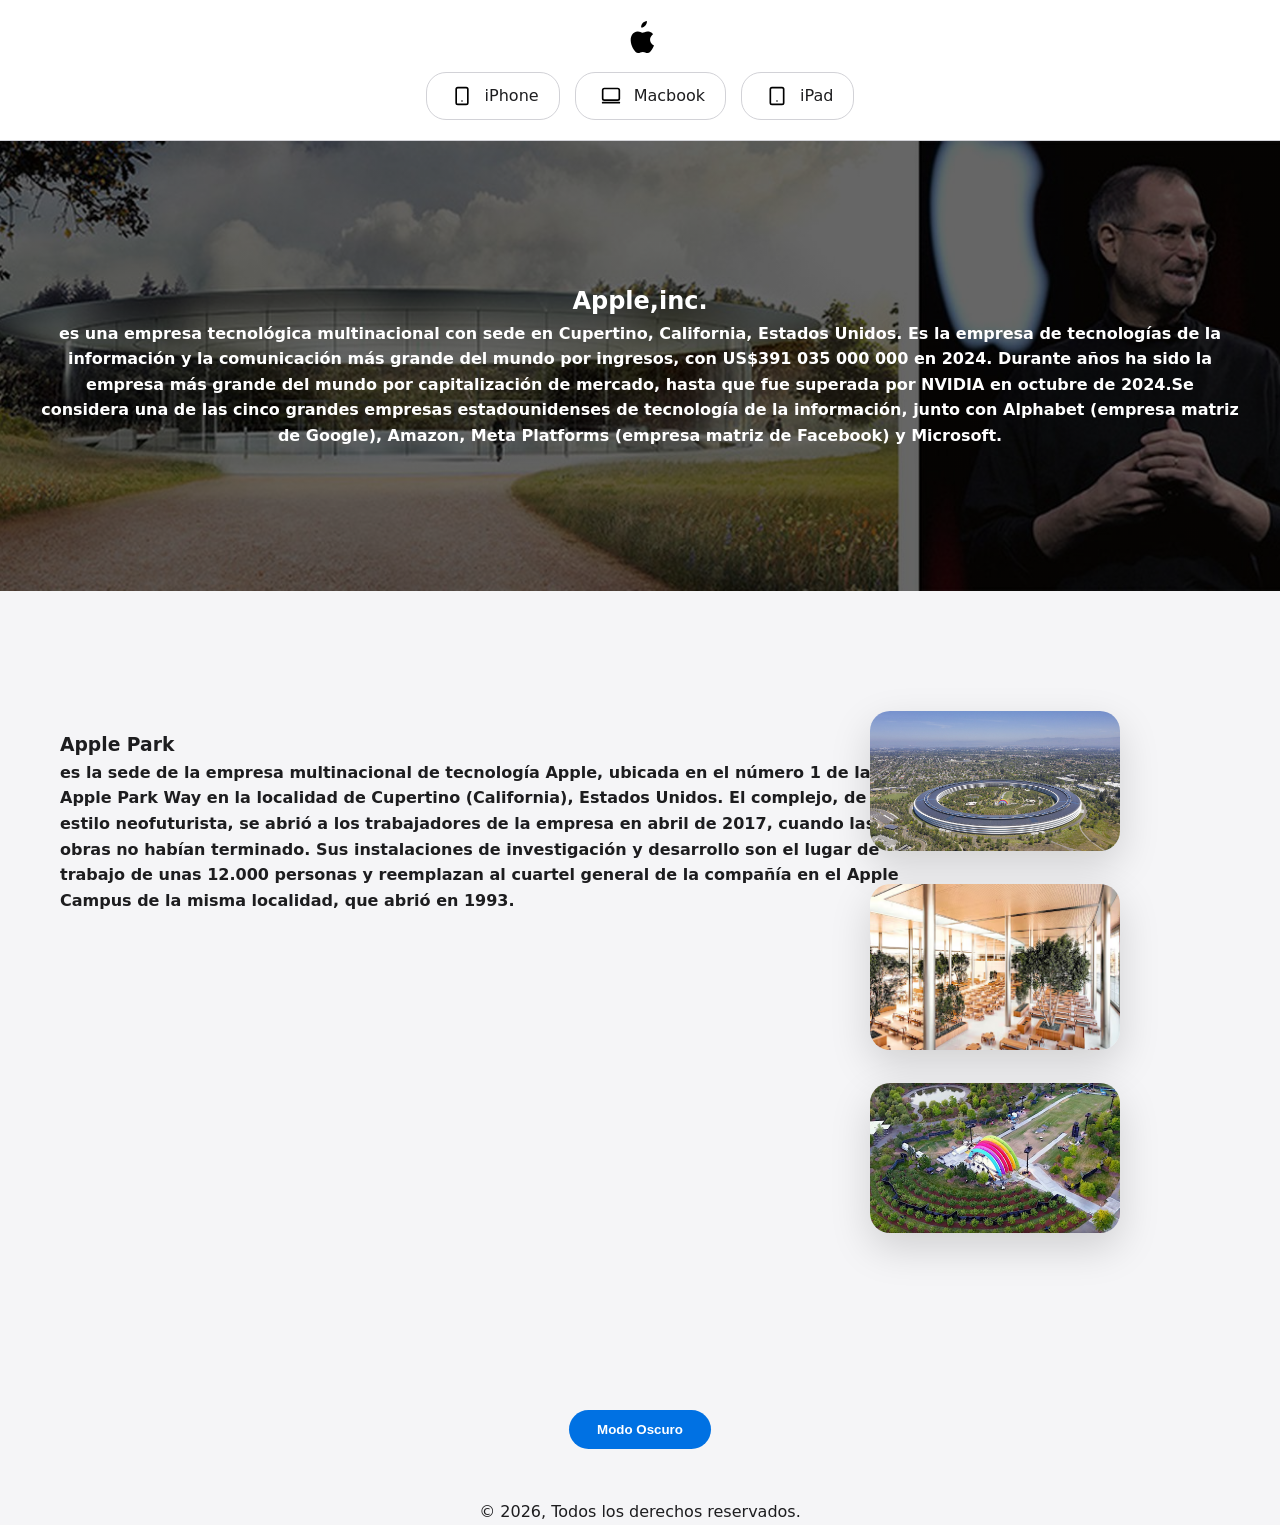
<file: index.html>
<!DOCTYPE html>
<html lang="en">
  <head>
    <meta charset="UTF-8" />
    <meta name="viewport" content="width=device-width, initial-scale=1.0" />
    <link rel="stylesheet" href="style.css" />

    <title>Apple inc</title>
  </head>
  <body>
    <header>
      <div class="menu">
        <svg viewBox="0 0 256 315" xmlns="http://w3.org" class="logo-apple">
          <path
            d="M213.803 167.03c.442 37.547 32.53 50.071 33.024 50.298-.286.911-5.164 17.686-16.938 34.834-10.183 14.811-20.735 29.539-37.386 29.843-16.371.304-21.628-9.61-40.331-9.61-18.697 0-24.53 9.306-40.026 9.918-15.772.614-27.712-16.034-37.954-30.82-20.94-30.223-36.93-85.342-15.426-122.56 10.669-18.473 29.67-30.17 50.154-30.473 15.772-.304 30.65 10.553 40.33 10.553 9.684 0 27.56-13.064 46.547-11.144 7.943.33 30.29 3.197 44.646 24.186-.118.069-26.634 15.533-26.634 47.784zM174.153 46.611c8.536-10.334 14.282-24.7 12.714-39.027-12.316.505-27.2 8.196-36.035 18.529-7.91 9.176-14.811 23.864-12.936 37.954 13.754 1.063 27.727-7.117 36.257-17.456z"
            fill="currentColor"
          />
        </svg>

        <div class="nav">
          <!-- Botón iPhone -->
          <a href="iphone.html">
            <svg
              width="20"
              height="20"
              viewBox="0 0 24 24"
              fill="none"
              stroke="currentColor"
              stroke-width="2"
              stroke-linecap="round"
              stroke-linejoin="round"
            >
              <rect x="5" y="2" width="14" height="20" rx="2" ry="2"></rect>
              <line x1="12" y1="18" x2="12.01" y2="18"></line>
            </svg>
            <span>iPhone</span>
          </a>

          <!-- Botón Macbook -->
          <a href="macbook.html">
            <svg
              width="20"
              height="20"
              viewBox="0 0 24 24"
              fill="none"
              stroke="currentColor"
              stroke-width="2"
              stroke-linecap="round"
              stroke-linejoin="round"
            >
              <rect x="2" y="3" width="20" height="14" rx="2" ry="2"></rect>
              <line x1="2" y1="20" x2="22" y2="20"></line>
            </svg>
            <span>Macbook</span>
          </a>

          <!-- Botón iPad -->
          <a href="ipad.html">
            <svg
              width="20"
              height="20"
              viewBox="0 0 24 24"
              fill="none"
              stroke="currentColor"
              stroke-width="2"
              stroke-linecap="round"
              stroke-linejoin="round"
            >
              <rect x="4" y="2" width="16" height="20" rx="2" ry="2"></rect>
              <line x1="12" y1="18" x2="12.01" y2="18"></line>
            </svg>
            <span>iPad</span>
          </a>
        </div>
      </div>

      <div class="container">
        <h2>Apple,inc.</h2>
        <p>
          <b
            >es una empresa tecnológica multinacional con sede en Cupertino,
            California, Estados Unidos. Es la empresa de tecnologías de la
            información y la comunicación más grande del mundo por ingresos, con
            US$391 035 000 000 en 2024. Durante años ha sido la empresa más
            grande del mundo por capitalización de mercado, hasta que fue
            superada por NVIDIA en octubre de 2024.Se considera una de las cinco
            grandes empresas estadounidenses de tecnología de la información,
            junto con Alphabet (empresa matriz de Google), Amazon, Meta
            Platforms (empresa matriz de Facebook) y Microsoft.</b
          >
        </p>
      </div>
    </header>
    <section class="first_section">
      <aside>
        <section>
          <div>
            <h3>Apple Park</h3>
            <p>
              <b>
                es la sede de la empresa multinacional de tecnología Apple,
                ubicada en el número 1 de la Apple Park Way en la localidad de
                Cupertino (California), Estados Unidos. El complejo, de estilo
                neofuturista, se abrió a los trabajadores de la empresa en abril
                de 2017, cuando las obras no habían terminado. Sus instalaciones
                de investigación y desarrollo son el lugar de trabajo de unas
                12.000 personas y reemplazan al cuartel general de la compañía
                en el Apple Campus de la misma localidad, que abrió en 1993.
              </b>
            </p>
          </div>
          <section>
            <iframe
              src="https://www.google.com/maps/embed?pb=!1m18!1m12!1m3!1d3172.3321794215667!2d-122.01154692413701!3d37.33464377209957!2m3!1f0!2f0!3f0!3m2!1i1024!2i768!4f13.1!3m3!1m2!1s0x808fb596e9e188fd%3A0x3b0d8391510688f0!2sApple%20Park!5e0!3m2!1ses-419!2sco!4v1775734766727!5m2!1ses-419!2sco"
              width="450px"
              height="300px"
              style="border: 50px"
              allowfullscreen=""
              loading="lazy"
              referrerpolicy="no-referrer-when-downgrade"
            >
            </iframe>
          </section>
        </section>
      </aside>
      <main>
        <section class="gallery-container">
          <div class="image-box">
            <img src="/images/image.png" alt="Apple Park vista aérea" />
          </div>
          <div class="image-box">
            <img src="/images/inside.png" alt="Interior Apple Park" />
          </div>
          <div class="image-box">
            <img src="/images/park.png" alt="Zonas verdes Apple Park" />
          </div>
        </section>
      </main>
    </section>
    <main style="padding: 50px; text-align: center">
      <button id="dark-mode-toggle" class="btn-toggle">Modo Oscuro</button>
    </main>
    <footer>&copy 2026, Todos los derechos reservados.</footer>
  </body>
  <script src="script.js"></script>
</html>
</file>
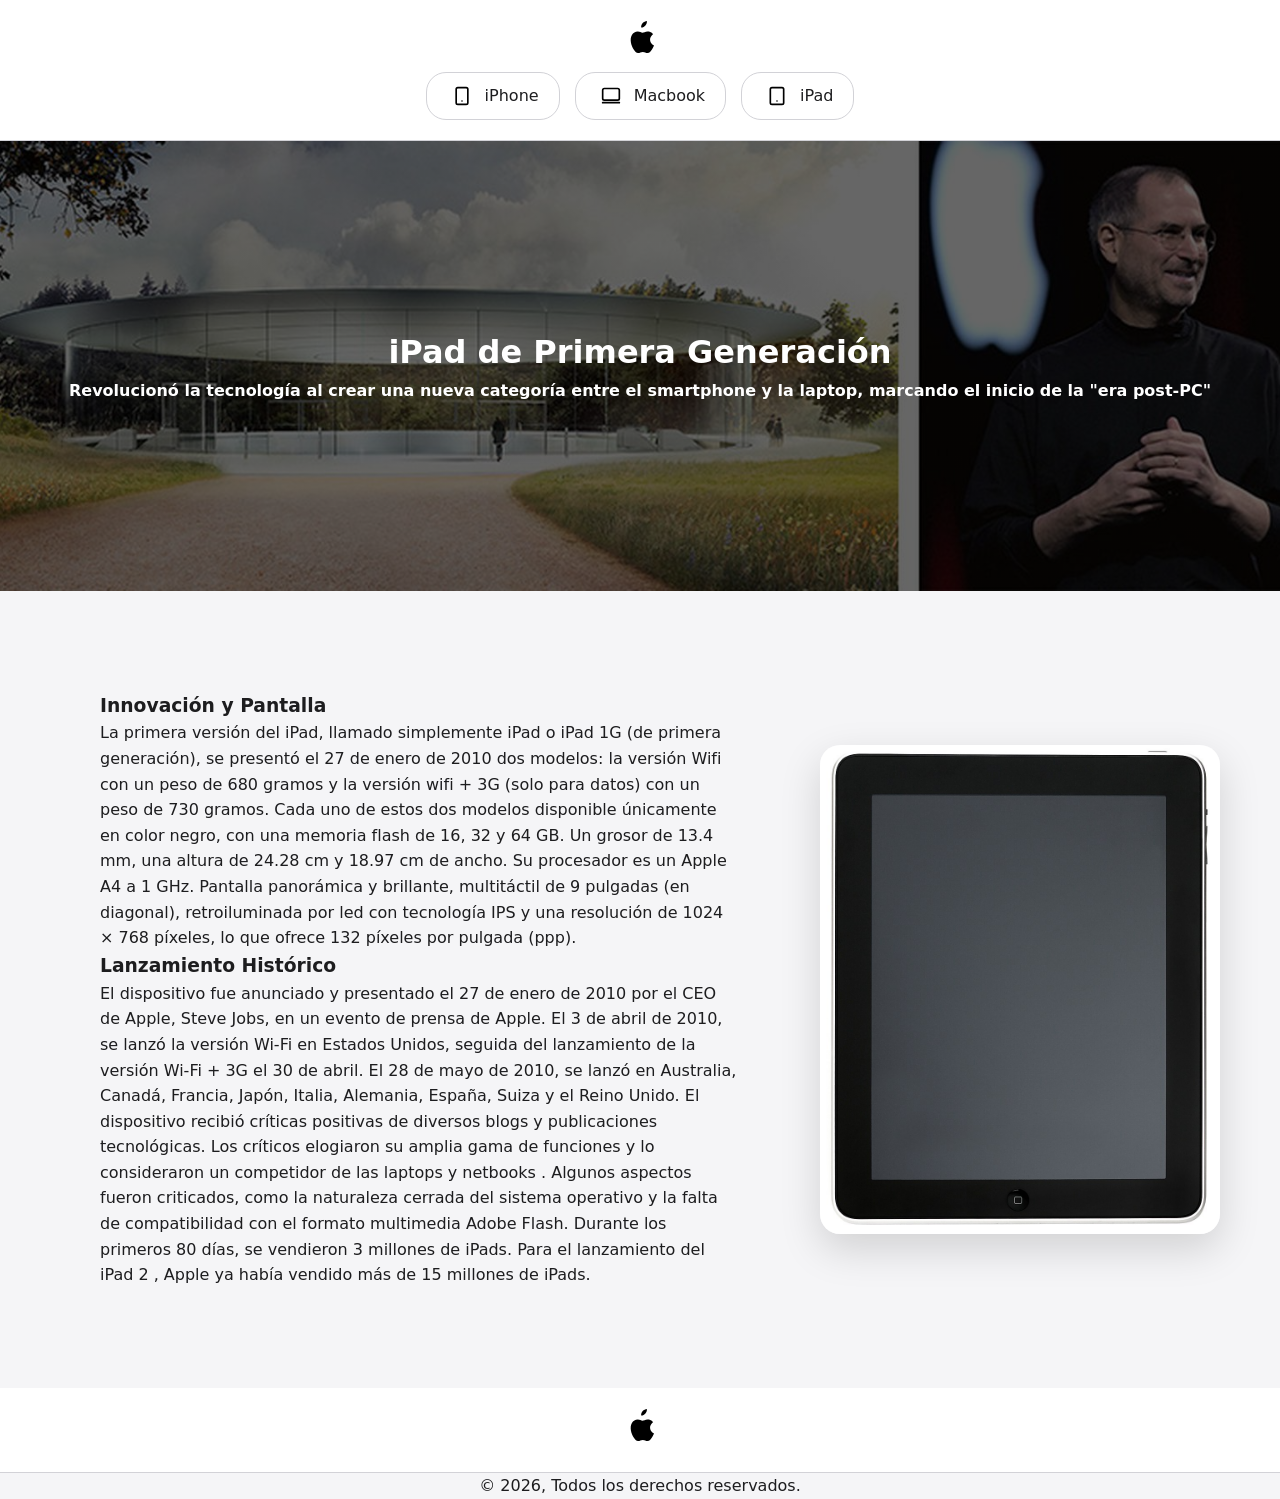
<file: ipad.html>
<!DOCTYPE html>
<html lang="es">
  <head>
    <meta charset="UTF-8" />
    <meta name="viewport" content="width=device-width, initial-scale=1.0" />
    <link rel="stylesheet" href="style.css" />
    <title>iPhone - Historia y Características</title>
  </head>
  <body>
    <header>
      <div class="menu">
        <svg
          width="40px"
          viewBox="0 0 256 315"
          xmlns="http://w3.org"
          class="logo-apple"
        >
          <path
            d="M213.803 167.03c.442 37.547 32.53 50.071 33.024 50.298-.286.911-5.164 17.686-16.938 34.834-10.183 14.811-20.735 29.539-37.386 29.843-16.371.304-21.628-9.61-40.331-9.61-18.697 0-24.53 9.306-40.026 9.918-15.772.614-27.712-16.034-37.954-30.82-20.94-30.223-36.93-85.342-15.426-122.56 10.669-18.473 29.67-30.17 50.154-30.473 15.772-.304 30.65 10.553 40.33 10.553 9.684 0 27.56-13.064 46.547-11.144 7.943.33 30.29 3.197 44.646 24.186-.118.069-26.634 15.533-26.634 47.784zM174.153 46.611c8.536-10.334 14.282-24.7 12.714-39.027-12.316.505-27.2 8.196-36.035 18.529-7.91 9.176-14.811 23.864-12.936 37.954 13.754 1.063 27.727-7.117 36.257-17.456z"
            fill="currentColor"
          />
        </svg>

        <div class="nav">
          <!-- Botón iPhone -->
          <a href="iphone.html">
            <svg
              width="20"
              height="20"
              viewBox="0 0 24 24"
              fill="none"
              stroke="currentColor"
              stroke-width="2"
              stroke-linecap="round"
              stroke-linejoin="round"
            >
              <rect x="5" y="2" width="14" height="20" rx="2" ry="2"></rect>
              <line x1="12" y1="18" x2="12.01" y2="18"></line>
            </svg>
            <span>iPhone</span>
          </a>

          <!-- Botón Macbook -->
          <a href="macbook.html">
            <svg
              width="20"
              height="20"
              viewBox="0 0 24 24"
              fill="none"
              stroke="currentColor"
              stroke-width="2"
              stroke-linecap="round"
              stroke-linejoin="round"
            >
              <rect x="2" y="3" width="20" height="14" rx="2" ry="2"></rect>
              <line x1="2" y1="20" x2="22" y2="20"></line>
            </svg>
            <span>Macbook</span>
          </a>

          <!-- Botón iPad -->
          <a href="ipad.html">
            <svg
              width="20"
              height="20"
              viewBox="0 0 24 24"
              fill="none"
              stroke="currentColor"
              stroke-width="2"
              stroke-linecap="round"
              stroke-linejoin="round"
            >
              <rect x="4" y="2" width="16" height="20" rx="2" ry="2"></rect>
              <line x1="12" y1="18" x2="12.01" y2="18"></line>
            </svg>
            <span>iPad</span>
          </a>
        </div>
      </div>
      <div class="container">
        <h1>iPad de Primera Generación</h1>
        <p>
          <b
            >Revolucionó la tecnología al crear una nueva categoría entre el
            smartphone y la laptop, marcando el inicio de la "era post-PC"</b
          >
        </p>
      </div>
    </header>

    <main class="second_section">
      <section style="padding: 40px; max-width: 800px; margin: auto">
        <article>
          <h3>Innovación y Pantalla</h3>
          <p>
            La primera versión del iPad, llamado simplemente iPad o iPad 1G (de
            primera generación), se presentó el 27 de enero de 2010 dos modelos:
            la versión Wifi con un peso de 680 gramos y la versión wifi + 3G
            (solo para datos) con un peso de 730 gramos. Cada uno de estos dos
            modelos disponible únicamente en color negro, con una memoria flash
            de 16, 32 y 64 GB. Un grosor de 13.4 mm, una altura de 24.28 cm y
            18.97 cm de ancho. Su procesador es un Apple A4 a 1 GHz. Pantalla
            panorámica y brillante, multitáctil de 9 pulgadas (en diagonal),
            retroiluminada por led con tecnología IPS y una resolución de 1024 ×
            768 píxeles, lo que ofrece 132 píxeles por pulgada (ppp).
          </p>
        </article>

        <article>
          <h3>Lanzamiento Histórico</h3>
          <p>
            El dispositivo fue anunciado y presentado el 27 de enero de 2010 por
            el CEO de Apple, Steve Jobs, en un evento de prensa de Apple. El 3
            de abril de 2010, se lanzó la versión Wi-Fi en Estados Unidos,
            seguida del lanzamiento de la versión Wi-Fi + 3G el 30 de abril. El
            28 de mayo de 2010, se lanzó en Australia, Canadá, Francia, Japón,
            Italia, Alemania, España, Suiza y el Reino Unido. El dispositivo
            recibió críticas positivas de diversos blogs y publicaciones
            tecnológicas. Los críticos elogiaron su amplia gama de funciones y
            lo consideraron un competidor de las laptops y netbooks . Algunos
            aspectos fueron criticados, como la naturaleza cerrada del sistema
            operativo y la falta de compatibilidad con el formato multimedia
            Adobe Flash. Durante los primeros 80 días, se vendieron 3 millones
            de iPads. Para el lanzamiento del iPad 2 , Apple ya había vendido
            más de 15 millones de iPads.
          </p>
        </article>
      </section>
      <img src="images/ipad.png" alt="ipad" />
    </main>
    <div class="menu">
      <a href="index.html">
        <svg viewBox="0 0 256 315" xmlns="http://www.w3.org/2000/svg">
          <path
            d="M213.803 167.03c.442 37.547 32.53 50.071 33.024 50.298-.286.911-5.164 17.686-16.938 34.834-10.183 14.811-20.735 29.539-37.386 29.843-16.371.304-21.628-9.61-40.331-9.61-18.697 0-24.53 9.306-40.026 9.918-15.772.614-27.712-16.034-37.954-30.82-20.94-30.223-36.93-85.342-15.426-122.56 10.669-18.473 29.67-30.17 50.154-30.473 15.772-.304 30.65 10.553 40.33 10.553 9.684 0 27.56-13.064 46.547-11.144 7.943.33 30.29 3.197 44.646 24.186-.118.069-26.634 15.533-26.634 47.784zM174.153 46.611c8.536-10.334 14.282-24.7 12.714-39.027-12.316.505-27.2 8.196-36.035 18.529-7.91 9.176-14.811 23.864-12.936 37.954 13.754 1.063 27.727-7.117 36.257-17.456z"
            fill="currentColor"
          />
        </svg>
      </a>
    </div>
    <footer>&copy 2026, Todos los derechos reservados.</footer>
  </body>
</html>
</file>
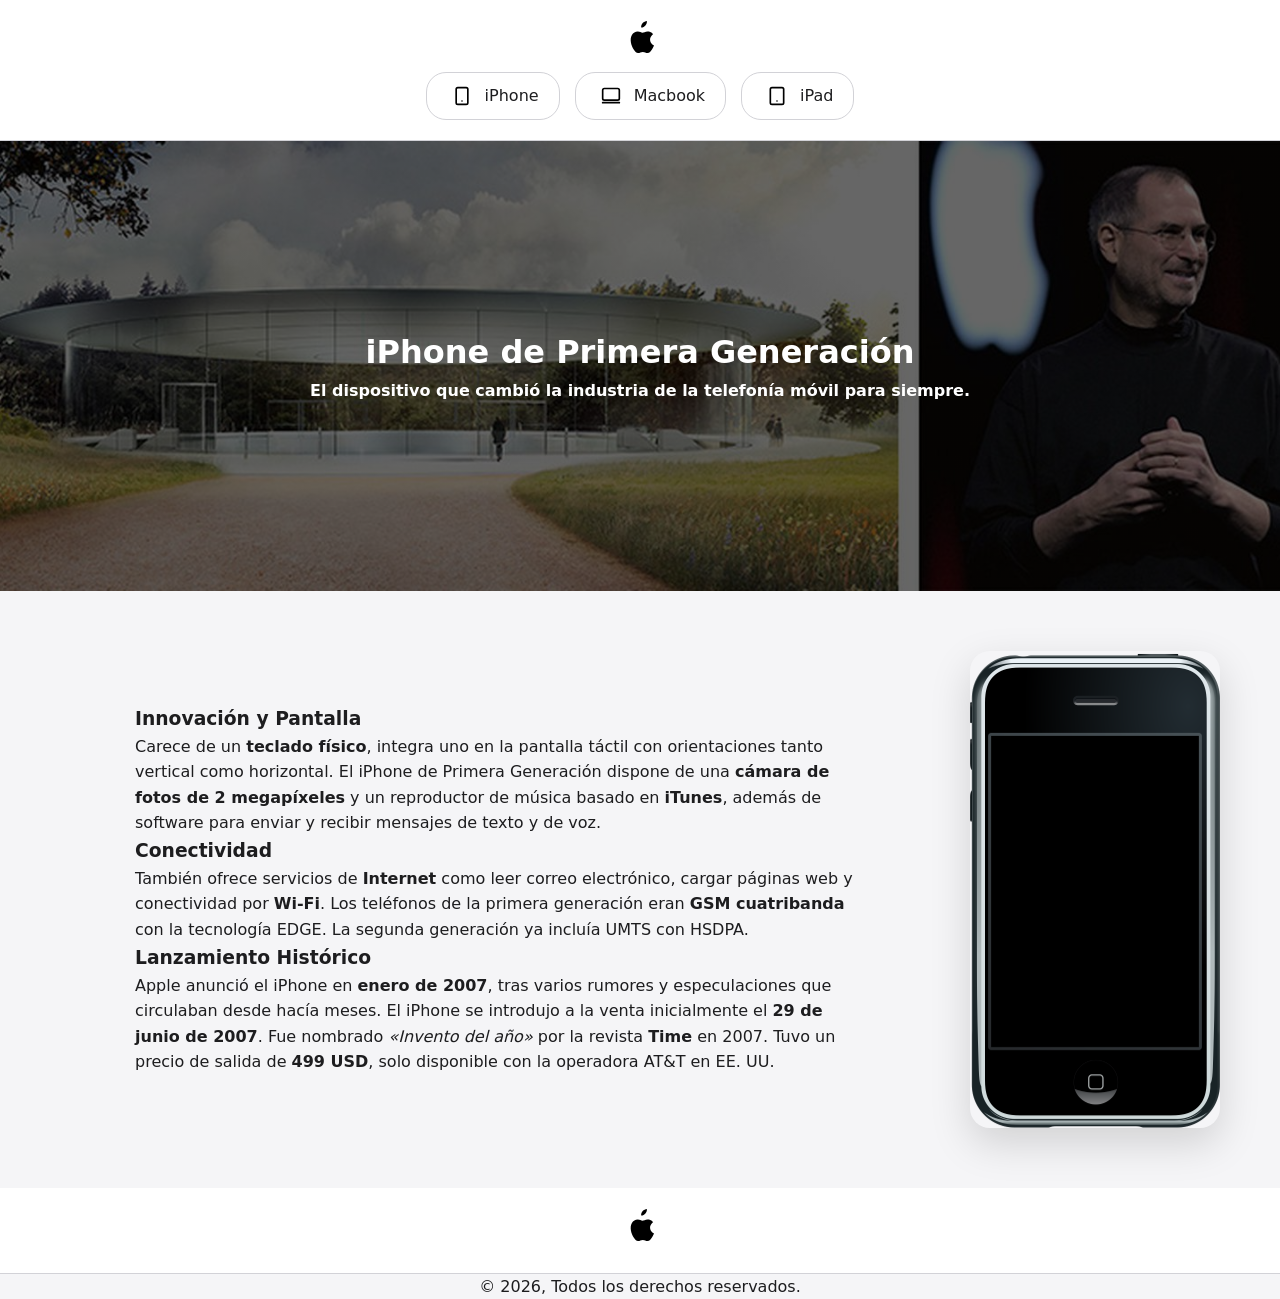
<file: iphone.html>
<!DOCTYPE html>
<html lang="es">
  <head>
    <meta charset="UTF-8" />
    <meta name="viewport" content="width=device-width, initial-scale=1.0" />
    <link rel="stylesheet" href="style.css" />
    <title>iPhone - Historia y Características</title>
  </head>
  <body>
    <header>
      <div class="menu">
        <svg
          width="40px"
          viewBox="0 0 256 315"
          xmlns="http://w3.org"
          class="logo-apple"
        >
          <path
            d="M213.803 167.03c.442 37.547 32.53 50.071 33.024 50.298-.286.911-5.164 17.686-16.938 34.834-10.183 14.811-20.735 29.539-37.386 29.843-16.371.304-21.628-9.61-40.331-9.61-18.697 0-24.53 9.306-40.026 9.918-15.772.614-27.712-16.034-37.954-30.82-20.94-30.223-36.93-85.342-15.426-122.56 10.669-18.473 29.67-30.17 50.154-30.473 15.772-.304 30.65 10.553 40.33 10.553 9.684 0 27.56-13.064 46.547-11.144 7.943.33 30.29 3.197 44.646 24.186-.118.069-26.634 15.533-26.634 47.784zM174.153 46.611c8.536-10.334 14.282-24.7 12.714-39.027-12.316.505-27.2 8.196-36.035 18.529-7.91 9.176-14.811 23.864-12.936 37.954 13.754 1.063 27.727-7.117 36.257-17.456z"
            fill="currentColor"
          />
        </svg>

        <div class="nav">
          <!-- Botón iPhone -->
          <a href="iphone.html">
            <svg
              width="20"
              height="20"
              viewBox="0 0 24 24"
              fill="none"
              stroke="currentColor"
              stroke-width="2"
              stroke-linecap="round"
              stroke-linejoin="round"
            >
              <rect x="5" y="2" width="14" height="20" rx="2" ry="2"></rect>
              <line x1="12" y1="18" x2="12.01" y2="18"></line>
            </svg>
            <span>iPhone</span>
          </a>

          <!-- Botón Macbook -->
          <a href="macbook.html">
            <svg
              width="20"
              height="20"
              viewBox="0 0 24 24"
              fill="none"
              stroke="currentColor"
              stroke-width="2"
              stroke-linecap="round"
              stroke-linejoin="round"
            >
              <rect x="2" y="3" width="20" height="14" rx="2" ry="2"></rect>
              <line x1="2" y1="20" x2="22" y2="20"></line>
            </svg>
            <span>Macbook</span>
          </a>

          <!-- Botón iPad -->
          <a href="ipad.html">
            <svg
              width="20"
              height="20"
              viewBox="0 0 24 24"
              fill="none"
              stroke="currentColor"
              stroke-width="2"
              stroke-linecap="round"
              stroke-linejoin="round"
            >
              <rect x="4" y="2" width="16" height="20" rx="2" ry="2"></rect>
              <line x1="12" y1="18" x2="12.01" y2="18"></line>
            </svg>
            <span>iPad</span>
          </a>
        </div>
      </div>

      <div class="container">
        <h1>iPhone de Primera Generación</h1>
        <p>
          <b
            >El dispositivo que cambió la industria de la telefonía móvil para
            siempre.</b
          >
        </p>
      </div>
    </header>

    <main class="first_section">
      <section style="padding: 40px; max-width: 800px; margin: auto">
        <article>
          <h3>Innovación y Pantalla</h3>
          <p>
            Carece de un <b>teclado físico</b>, integra uno en la pantalla
            táctil con orientaciones tanto vertical como horizontal. El iPhone
            de Primera Generación dispone de una
            <b>cámara de fotos de 2 megapíxeles</b> y un reproductor de música
            basado en <b>iTunes</b>, además de software para enviar y recibir
            mensajes de texto y de voz.
          </p>
        </article>

        <article>
          <h3>Conectividad</h3>
          <p>
            También ofrece servicios de <b>Internet</b> como leer correo
            electrónico, cargar páginas web y conectividad por <b>Wi-Fi</b>. Los
            teléfonos de la primera generación eran <b>GSM cuatribanda</b> con
            la tecnología EDGE. La segunda generación ya incluía UMTS con HSDPA.
          </p>
        </article>

        <article>
          <h3>Lanzamiento Histórico</h3>
          <p>
            Apple anunció el iPhone en <b>enero de 2007</b>, tras varios rumores
            y especulaciones que circulaban desde hacía meses. El iPhone se
            introdujo a la venta inicialmente el <b>29 de junio de 2007</b>. Fue
            nombrado <i>«Invento del año»</i> por la revista <b>Time</b> en
            2007. Tuvo un precio de salida de <b>499 USD</b>, solo disponible
            con la operadora AT&T en EE. UU.
          </p>
        </article>
      </section>
      <img src="images/iphone.png" alt="iphone" />
    </main>
    <div class="menu">
      <a href="index.html">
        <svg viewBox="0 0 256 315" xmlns="http://www.w3.org/2000/svg">
          <path
            d="M213.803 167.03c.442 37.547 32.53 50.071 33.024 50.298-.286.911-5.164 17.686-16.938 34.834-10.183 14.811-20.735 29.539-37.386 29.843-16.371.304-21.628-9.61-40.331-9.61-18.697 0-24.53 9.306-40.026 9.918-15.772.614-27.712-16.034-37.954-30.82-20.94-30.223-36.93-85.342-15.426-122.56 10.669-18.473 29.67-30.17 50.154-30.473 15.772-.304 30.65 10.553 40.33 10.553 9.684 0 27.56-13.064 46.547-11.144 7.943.33 30.29 3.197 44.646 24.186-.118.069-26.634 15.533-26.634 47.784zM174.153 46.611c8.536-10.334 14.282-24.7 12.714-39.027-12.316.505-27.2 8.196-36.035 18.529-7.91 9.176-14.811 23.864-12.936 37.954 13.754 1.063 27.727-7.117 36.257-17.456z"
            fill="currentColor"
          />
        </svg>
      </a>
    </div>
    <footer>&copy 2026, Todos los derechos reservados.</footer>
  </body>
</html>
</file>
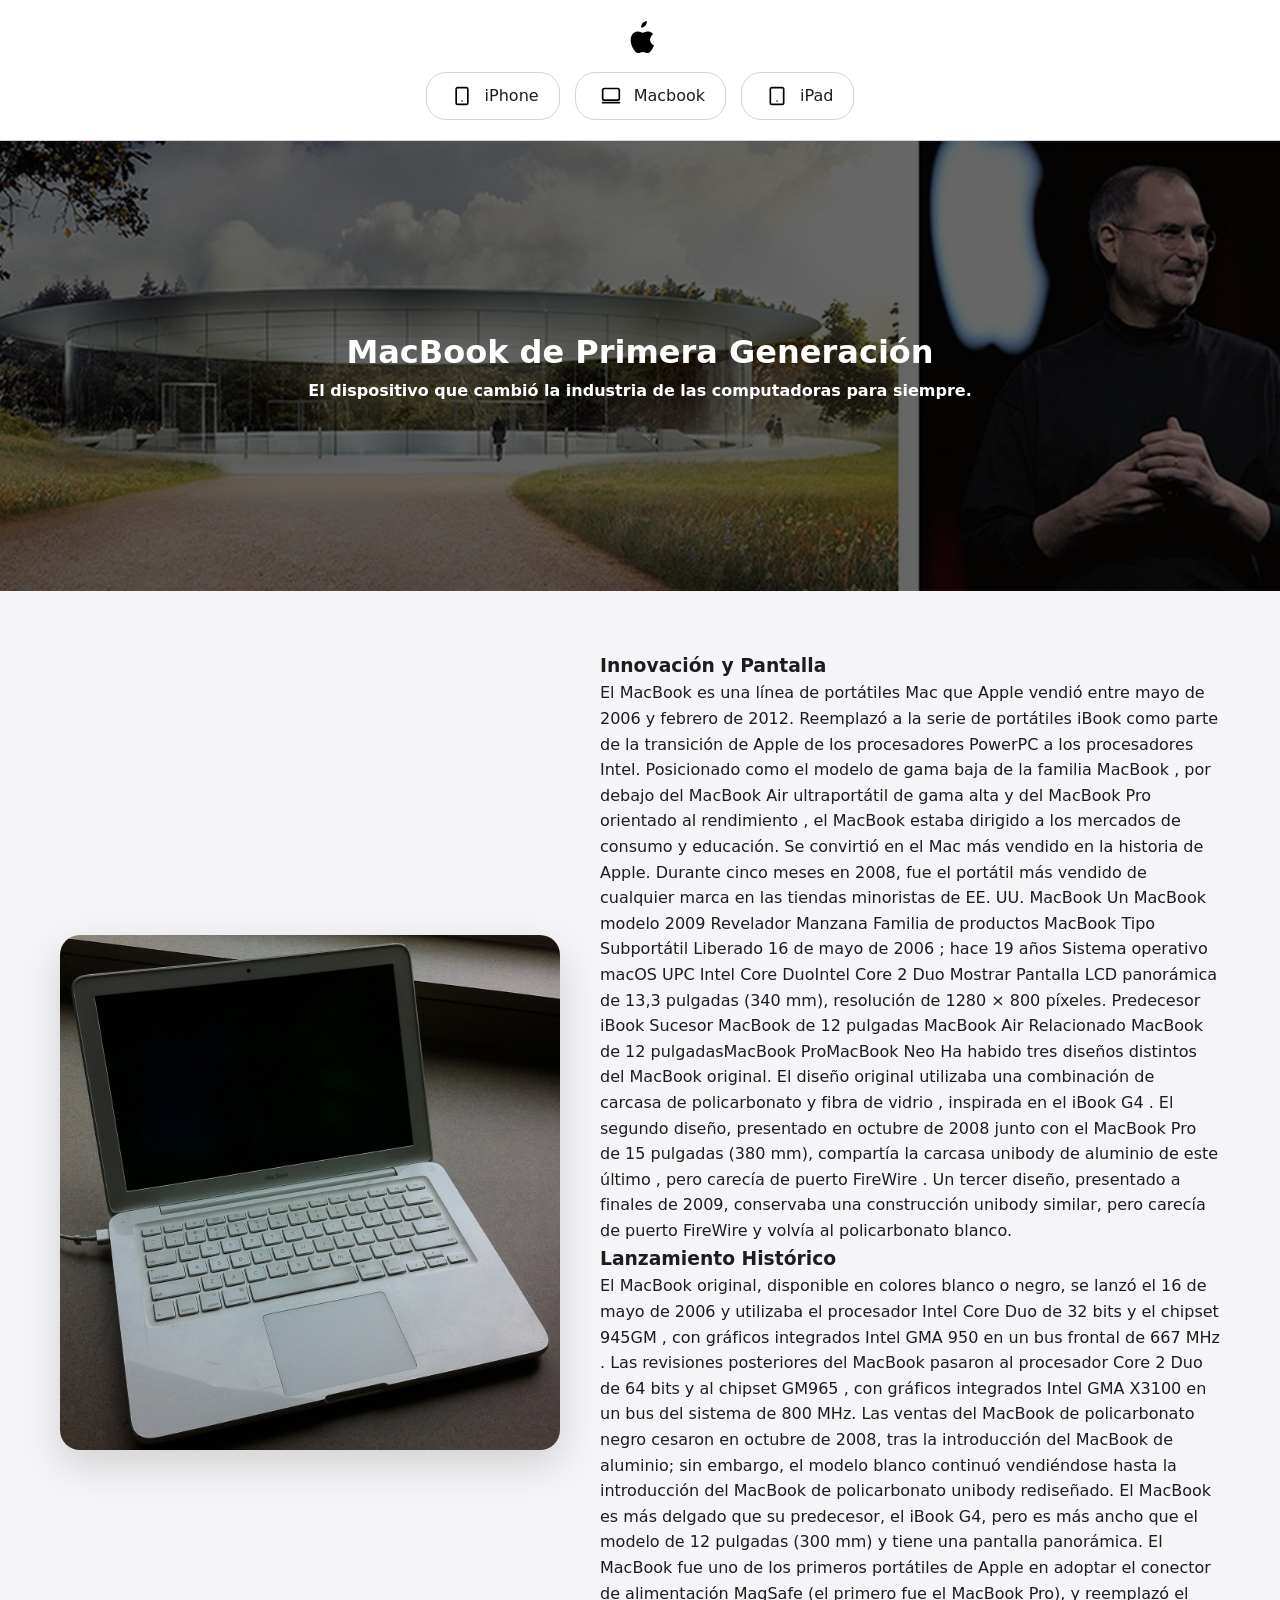
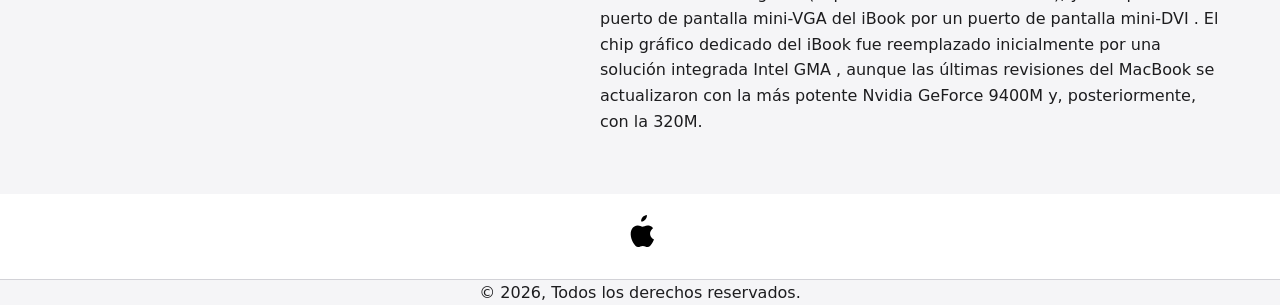
<file: macbook.html>
<!DOCTYPE html>
<html lang="es">
  <head>
    <meta charset="UTF-8" />
    <meta name="viewport" content="width=device-width, initial-scale=1.0" />
    <link rel="stylesheet" href="style.css" />
    <title>Macbook - Historia y Características</title>
  </head>
  <body>
    <header>
      <div class="menu">
        <svg
          width="40px"
          viewBox="0 0 256 315"
          xmlns="http://w3.org"
          class="logo-apple"
        >
          <path
            d="M213.803 167.03c.442 37.547 32.53 50.071 33.024 50.298-.286.911-5.164 17.686-16.938 34.834-10.183 14.811-20.735 29.539-37.386 29.843-16.371.304-21.628-9.61-40.331-9.61-18.697 0-24.53 9.306-40.026 9.918-15.772.614-27.712-16.034-37.954-30.82-20.94-30.223-36.93-85.342-15.426-122.56 10.669-18.473 29.67-30.17 50.154-30.473 15.772-.304 30.65 10.553 40.33 10.553 9.684 0 27.56-13.064 46.547-11.144 7.943.33 30.29 3.197 44.646 24.186-.118.069-26.634 15.533-26.634 47.784zM174.153 46.611c8.536-10.334 14.282-24.7 12.714-39.027-12.316.505-27.2 8.196-36.035 18.529-7.91 9.176-14.811 23.864-12.936 37.954 13.754 1.063 27.727-7.117 36.257-17.456z"
            fill="currentColor"
          />
        </svg>

        <div class="nav">
          <!-- Botón iPhone -->
          <a href="iphone.html">
            <svg
              width="20"
              height="20"
              viewBox="0 0 24 24"
              fill="none"
              stroke="currentColor"
              stroke-width="2"
              stroke-linecap="round"
              stroke-linejoin="round"
            >
              <rect x="5" y="2" width="14" height="20" rx="2" ry="2"></rect>
              <line x1="12" y1="18" x2="12.01" y2="18"></line>
            </svg>
            <span>iPhone</span>
          </a>

          <!-- Botón Macbook -->
          <a href="macbook.html">
            <svg
              width="20"
              height="20"
              viewBox="0 0 24 24"
              fill="none"
              stroke="currentColor"
              stroke-width="2"
              stroke-linecap="round"
              stroke-linejoin="round"
            >
              <rect x="2" y="3" width="20" height="14" rx="2" ry="2"></rect>
              <line x1="2" y1="20" x2="22" y2="20"></line>
            </svg>
            <span>Macbook</span>
          </a>

          <!-- Botón iPad -->
          <a href="ipad.html">
            <svg
              width="20"
              height="20"
              viewBox="0 0 24 24"
              fill="none"
              stroke="currentColor"
              stroke-width="2"
              stroke-linecap="round"
              stroke-linejoin="round"
            >
              <rect x="4" y="2" width="16" height="20" rx="2" ry="2"></rect>
              <line x1="12" y1="18" x2="12.01" y2="18"></line>
            </svg>
            <span>iPad</span>
          </a>
        </div>
      </div>
      <div class="container">
        <h1>MacBook de Primera Generación</h1>
        <p>
          <b
            >El dispositivo que cambió la industria de las computadoras para
            siempre.</b
          >
        </p>
      </div>
    </header>

    <main class="third_section">
      <section>
        <article>
          <h3>Innovación y Pantalla</h3>
          <p>
            El MacBook es una línea de portátiles Mac que Apple vendió entre
            mayo de 2006 y febrero de 2012. Reemplazó a la serie de portátiles
            iBook como parte de la transición de Apple de los procesadores
            PowerPC a los procesadores Intel. Posicionado como el modelo de gama
            baja de la familia MacBook , por debajo del MacBook Air
            ultraportátil de gama alta y del MacBook Pro orientado al
            rendimiento , el MacBook estaba dirigido a los mercados de consumo y
            educación. Se convirtió en el Mac más vendido en la historia de
            Apple. Durante cinco meses en 2008, fue el portátil más vendido de
            cualquier marca en las tiendas minoristas de EE. UU. MacBook Un
            MacBook modelo 2009 Revelador Manzana Familia de productos MacBook
            Tipo Subportátil Liberado 16 de mayo de 2006 ; hace 19 años Sistema
            operativo macOS UPC Intel Core DuoIntel Core 2 Duo Mostrar Pantalla
            LCD panorámica de 13,3 pulgadas (340 mm), resolución de 1280 × 800
            píxeles. Predecesor iBook Sucesor MacBook de 12 pulgadas MacBook Air
            Relacionado MacBook de 12 pulgadasMacBook ProMacBook Neo Ha habido
            tres diseños distintos del MacBook original. El diseño original
            utilizaba una combinación de carcasa de policarbonato y fibra de
            vidrio , inspirada en el iBook G4 . El segundo diseño, presentado en
            octubre de 2008 junto con el MacBook Pro de 15 pulgadas (380 mm),
            compartía la carcasa unibody de aluminio de este último , pero
            carecía de puerto FireWire . Un tercer diseño, presentado a finales
            de 2009, conservaba una construcción unibody similar, pero carecía
            de puerto FireWire y volvía al policarbonato blanco.
          </p>
        </article>

        <article>
          <h3>Lanzamiento Histórico</h3>
          <p>
            El MacBook original, disponible en colores blanco o negro, se lanzó
            el 16 de mayo de 2006 y utilizaba el procesador Intel Core Duo de 32
            bits y el chipset 945GM , con gráficos integrados Intel GMA 950 en
            un bus frontal de 667 MHz . Las revisiones posteriores del MacBook
            pasaron al procesador Core 2 Duo de 64 bits y al chipset GM965 , con
            gráficos integrados Intel GMA X3100 en un bus del sistema de 800
            MHz. Las ventas del MacBook de policarbonato negro cesaron en
            octubre de 2008, tras la introducción del MacBook de aluminio; sin
            embargo, el modelo blanco continuó vendiéndose hasta la introducción
            del MacBook de policarbonato unibody rediseñado. El MacBook es más
            delgado que su predecesor, el iBook G4, pero es más ancho que el
            modelo de 12 pulgadas (300 mm) y tiene una pantalla panorámica. El
            MacBook fue uno de los primeros portátiles de Apple en adoptar el
            conector de alimentación MagSafe (el primero fue el MacBook Pro), y
            reemplazó el puerto de pantalla mini-VGA del iBook por un puerto de
            pantalla mini-DVI . El chip gráfico dedicado del iBook fue
            reemplazado inicialmente por una solución integrada Intel GMA ,
            aunque las últimas revisiones del MacBook se actualizaron con la más
            potente Nvidia GeForce 9400M y, posteriormente, con la 320M.
          </p>
        </article>
      </section>
      <img src="images/macbook.png" alt="macbook" />
    </main>
    <div class="menu">
      <a href="index.html">
        <svg viewBox="0 0 256 315" xmlns="http://www.w3.org/2000/svg">
          <path
            d="M213.803 167.03c.442 37.547 32.53 50.071 33.024 50.298-.286.911-5.164 17.686-16.938 34.834-10.183 14.811-20.735 29.539-37.386 29.843-16.371.304-21.628-9.61-40.331-9.61-18.697 0-24.53 9.306-40.026 9.918-15.772.614-27.712-16.034-37.954-30.82-20.94-30.223-36.93-85.342-15.426-122.56 10.669-18.473 29.67-30.17 50.154-30.473 15.772-.304 30.65 10.553 40.33 10.553 9.684 0 27.56-13.064 46.547-11.144 7.943.33 30.29 3.197 44.646 24.186-.118.069-26.634 15.533-26.634 47.784zM174.153 46.611c8.536-10.334 14.282-24.7 12.714-39.027-12.316.505-27.2 8.196-36.035 18.529-7.91 9.176-14.811 23.864-12.936 37.954 13.754 1.063 27.727-7.117 36.257-17.456z"
            fill="currentColor"
          />
        </svg>
      </a>
    </div>
    <footer>&copy 2026, Todos los derechos reservados.</footer>
    <script src="script.js"></script>
  </body>
</html>
</file>
<file: style.css>
:root {
  --bg-principal: #f5f5f7;
  --bg-seccion: #ffffff;
  --text-color: #1d1d1f;
  --menu-color: #ffffff;
  --accent: #0071e3;
  --border-color: #d2d2d7;
}

body.dark-mode {
  --bg-principal: #000000;
  --bg-seccion: #1c1c1e;
  --text-color: #ffffff;
  --menu-color: #121212;
  --border-color: #333336;
}

* {
  margin: 0;
  padding: 0;
  box-sizing: border-box;
}

body {
  font-family: system-ui, -apple-system, sans-serif;
  background-color: var(--bg-principal);
  color: var(--text-color);
  transition: background-color 0.3s, color 0.3s;
  line-height: 1.6;
  overflow-x: hidden;
}

/* --- NAVEGACIÓN --- */
.menu {
  background-color: var(--menu-color);
  display: flex;
  flex-direction: column;
  align-items: center;
  padding: 20px;
  gap: 15px;
  border-bottom: 1px solid var(--border-color);
}

.nav {
  display: flex;
  gap: 15px;
  flex-wrap: wrap;
  justify-content: center;
}

.nav a {
  display: flex;
  align-items: center;
  gap: 8px;
  text-decoration: none;
  color: var(--text-color);
  background-color: var(--bg-seccion);
  padding: 10px 20px;
  border-radius: 20px;
  border: 1px solid var(--border-color);
  font-weight: 500;
  transition: 0.3s ease;
}

.nav a:hover {
  background-color: var(--accent);
  color: white;
  transform: translateY(-2px);
}

/* --- HERO --- */
.container {
  background-image: linear-gradient(rgba(0, 0, 0, 0.6), rgba(0, 0, 0, 0.6)),
    url('/images/steve.png');
  background-size: cover;
  background-position: center;
  min-height: 450px;
  display: flex;
  flex-direction: column;
  align-items: center;
  justify-content: center;
  color: white;
  text-align: center;
  padding: 40px;
}

/* --- GALERÍA ORGANIZADA --- */
.gallery-container {
  display: flex;
  justify-content: center;
  align-items: center;
  gap: 25px;
  padding: 60px 5%;
  flex-wrap: wrap;
  width: 50%;
  background-color: var(--bg-principal);
}

.image-box {
  flex: 1;
  min-width: 280px;
  max-width: 400px;
}

.image-box img {
  width: 100%;
  height: 280px;
  object-fit: cover;
  border-radius: 22px;
  box-shadow: 0 10px 30px rgba(0, 0, 0, 0.1);
  transition: transform 0.4s cubic-bezier(0.4, 0, 0.2, 1), box-shadow 0.4s;
  cursor: pointer;
}

.image-box img:hover {
  transform: scale(1.04) translateY(-10px);
  box-shadow: 0 20px 40px rgba(0, 0, 0, 0.2);
}

/* --- SECCIONES GENÉRICAS (iPad, MacBook, etc) --- */
.first_section,
.second_section,
.third_section {
  display: flex;
  flex-direction: row;
  align-items: center;
  justify-content: space-between;
  max-width: 1200px;
  margin: 60px auto;
  gap: 40px;
  padding: 0 20px;
}

.first_section section,
.second_section section,
.third_section section {
  flex: 1;
}

.first_section img {
  flex-shrink: 0;
  border-radius: 20px;
  box-shadow: 0 15px 40px rgba(0, 0, 0, 0.15);
  transition: transform 0.3s ease;
  width: 100%;
  max-width: 250px;
  height: auto;
}
.second_section img {
  flex-shrink: 0;
  border-radius: 20px;
  box-shadow: 0 15px 40px rgba(0, 0, 0, 0.15);
  transition: transform 0.3s ease;
  width: 100%;
  max-width: 400px;
  height: auto;
}

.third_section img {
  flex-shrink: 0;
  border-radius: 20px;
  box-shadow: 0 15px 40px rgba(0, 0, 0, 0.15);
  transition: transform 0.3s ease;
  width: 100%;
  max-width: 500px;
  height: auto;
}

.first_section img:hover,
.second_section img:hover,
.third_section img:hover {
  transform: scale(1.02);
}

/* Invertir orden en la tercera sección para variedad visual */
.third_section {
  flex-direction: row-reverse;
}

/* --- COMPONENTES --- */
.btn-toggle {
  cursor: pointer;
  padding: 12px 28px;
  border-radius: 25px;
  border: none;
  background: var(--accent);
  color: white;
  font-weight: bold;
  transition: 0.3s;
}

.btn-toggle:hover {
  opacity: 0.9;
  transform: scale(1.05);
}

/* --- RESPONSIVE --- */
@media (max-width: 900px) {
  .first_section,
  .second_section,
  .third_section {
    flex-direction: column-reverse;
    text-align: center;
  }

  .third_section {
    flex-direction: column-reverse;
  }

  .first_section img,
  .second_section img,
  .third_section img {
    max-width: 90%;
  }

  .gallery-container {
    flex-direction: column;
  }
}

footer {
  text-align: center;
}

/* BOTON MENÚ 1*/
svg {
  color: #000000;
  width: 30px;
}
</file>
